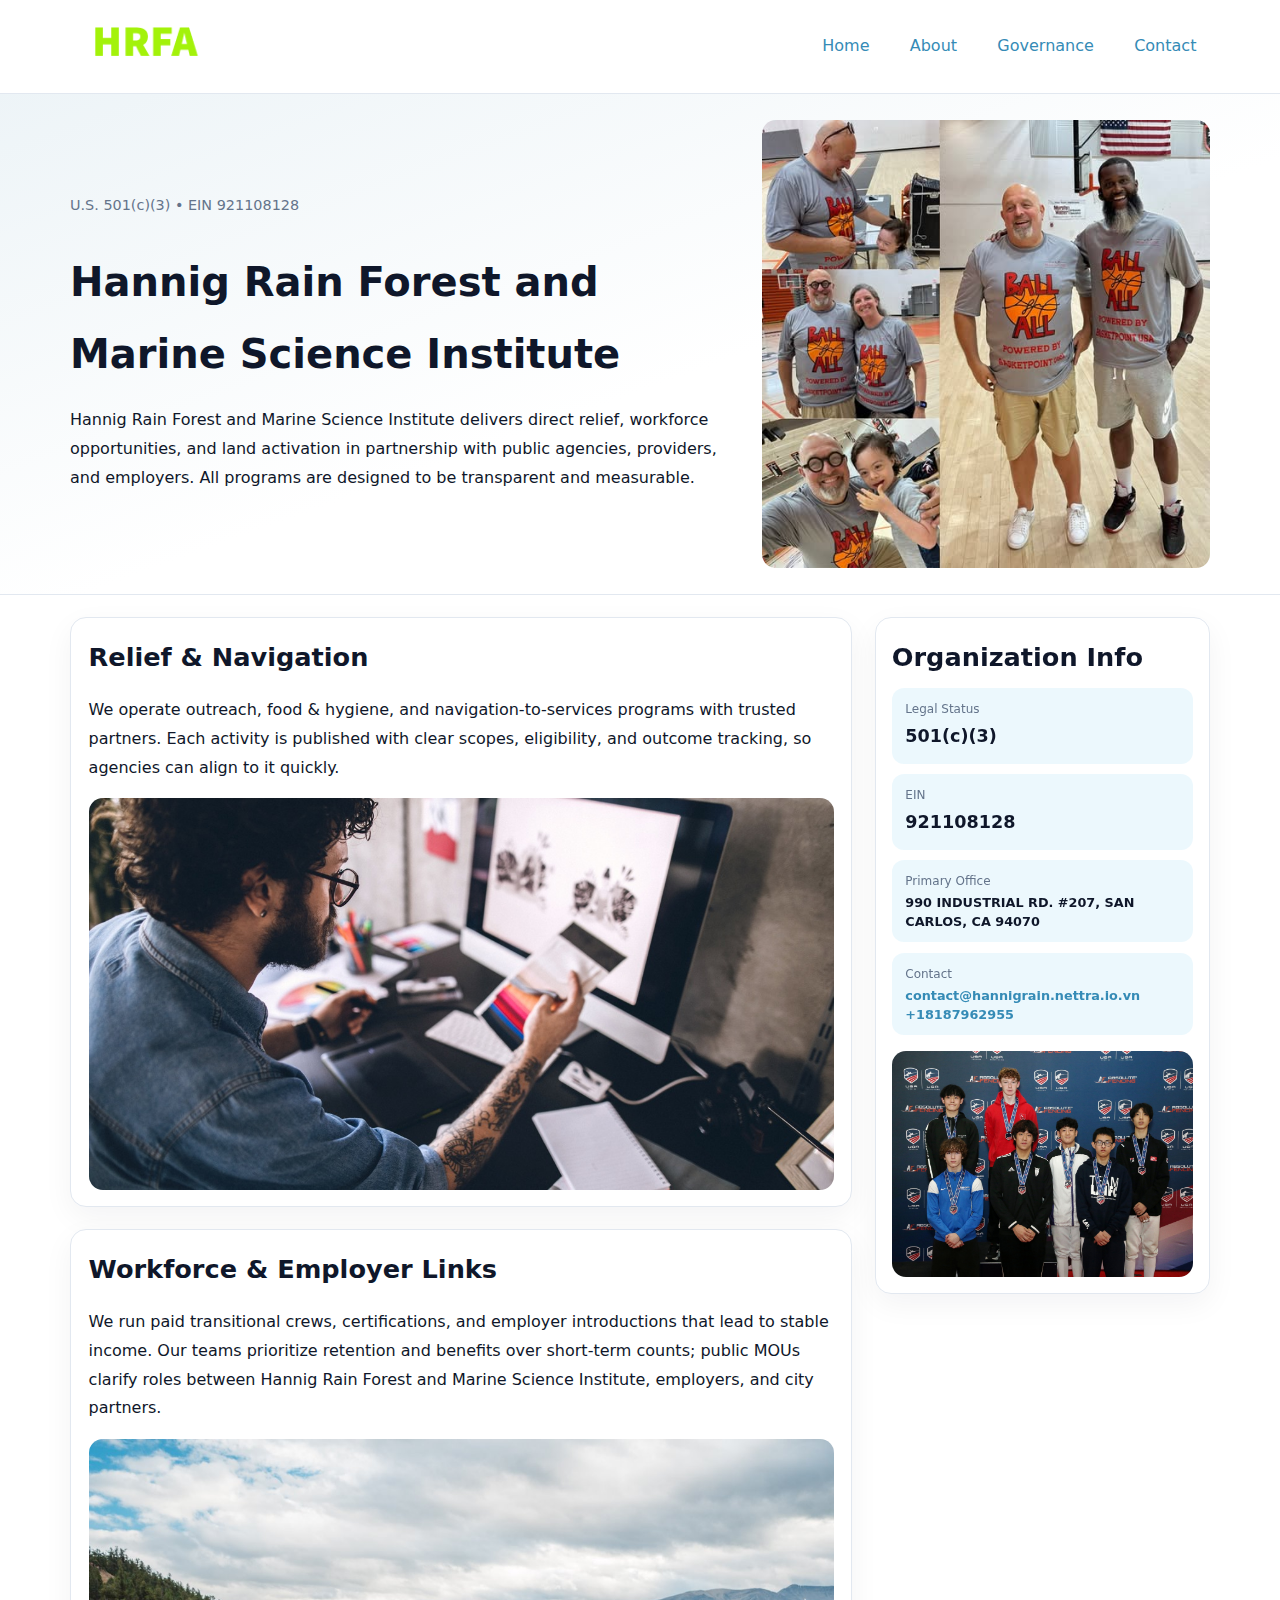
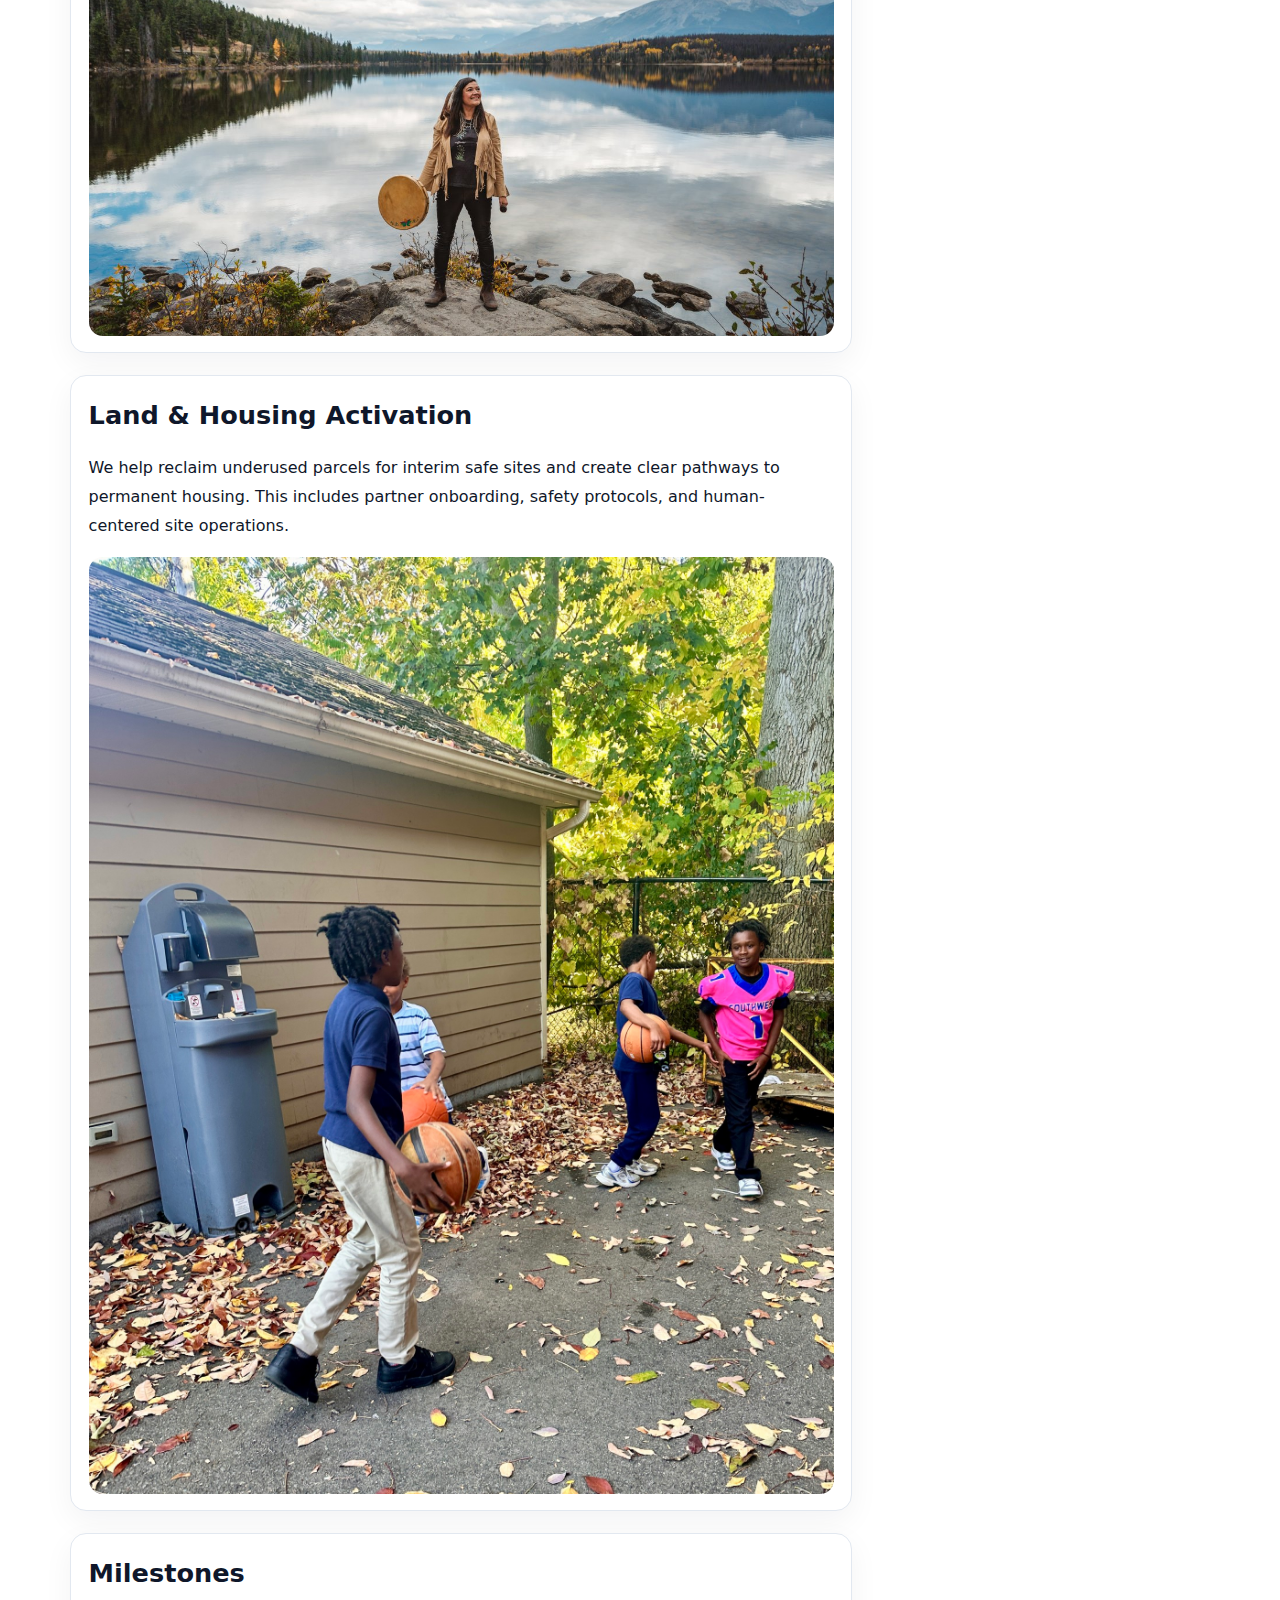
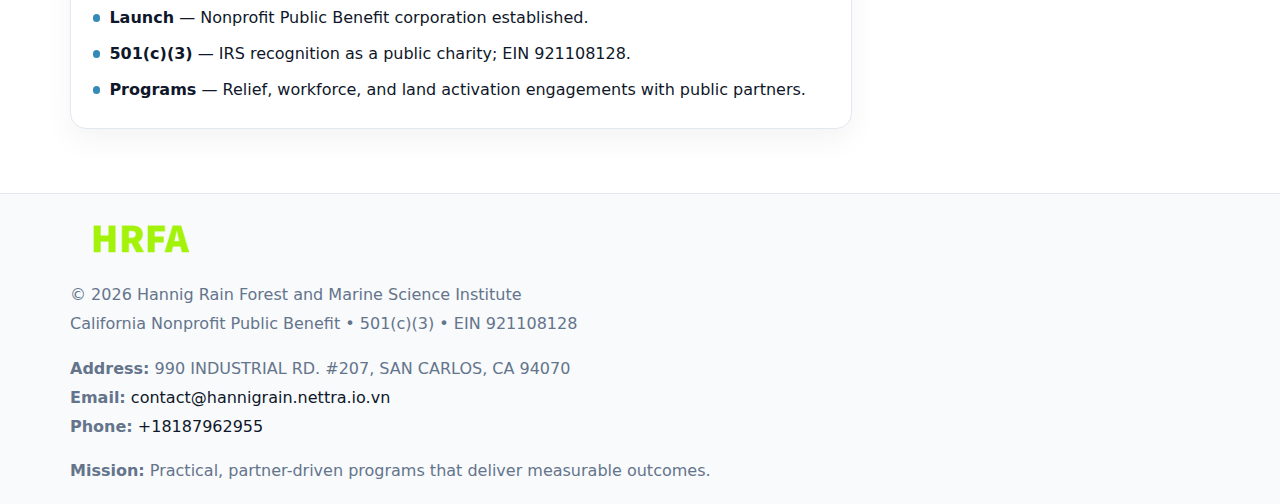
<file: index.html>
<!doctype html><html lang="en"><head>
<meta charset="utf-8">
<meta name="viewport" content="width=device-width,initial-scale=1">
<title>Hannig Rain Forest and Marine Science Institute – Nonprofit • 2025</title>
<link rel="stylesheet" href="assets/styles.css">
<link rel="icon" href="images/logo.png">
<meta name="data-ein" content="921108128">
<meta name="data-name" content="Hannig Rain Forest and Marine Science Institute">
<meta name="data-email" content="contact@hannigrain.nettra.io.vn">
<meta name="data-phone" content="+18187962955">
<meta name="data-address" content="990 INDUSTRIAL RD. #207,
SAN CARLOS, CA 94070">
<meta name="data-map" content="990+INDUSTRIAL+RD+#207,+SAN+CARLOS,+CA+94070">
  <meta name="description" content="Dedicated to community services, education, and direct relief, Hannig Rain Forest and Marine Science Institute collaborates with neighbors and partners to deliver practical help an.">
<meta name="facebook-domain-verification" content="4km6krtfssst7fkhxwsm2joxch3v90" />
</head><body>
<div style="position:absolute;left:-9999px;top:-9999px;opacity:0" data-uniq="{{UNIQUE_BLOB}}">
  <span>Dedicated to community services, education, and direct relief, Hannig Rain Forest and Marine Science Institute collaborates with neighbors and partners to deliver practical help and long-term impact.</span><svg width="12" height="12" viewBox="0 0 12 12" xmlns="http://www.w3.org/2000/svg"><circle cx="6" cy="6" r="5" fill="#047857"/></svg><img src="images/board.jpg" width="1" height="1" alt="" loading="lazy"/>
</div>

<header>
  <div class="topnav">
    <a href="index.html"><img src="images/logo.png" alt="Hannig Rain Forest and Marine Science Institute" style="width:150px"></a>
    <nav>
      <a class="active" href="index.html">Home</a>
      <a href="about.html">About</a>
      <a href="governance.html">Governance</a>
      <a href="contact.html">Contact</a>
    </nav>
  </div>
</header>

<section class="c7300ecafca">
  <div class="hero-wrap">
    <div>
      <p class="subtle">U.S. 501(c)(3) • EIN 921108128</p>
      <h1>Hannig Rain Forest and Marine Science Institute</h1>
      <p class="c49ed25ad44">Hannig Rain Forest and Marine Science Institute delivers direct relief, workforce opportunities, and land activation in partnership with public agencies, providers, and employers. All programs are designed to be transparent and measurable.</p>
    </div>
    <img src="images/hero.jpg" alt="Program photo">
  </div>
</section>

<div class="page">
  <main>
    <section class="section panel">
      <h2>Relief & Navigation</h2>
      <p>We operate outreach, food & hygiene, and navigation-to-services programs with trusted partners. Each activity is published with clear scopes, eligibility, and outcome tracking, so agencies can align to it quickly.</p>
      <img src="images/relief.jpg" alt="" style="margin-top:1rem">
    </section>

    <section class="section panel">
      <h2>Workforce & Employer Links</h2>
      <p>We run paid transitional crews, certifications, and employer introductions that lead to stable income. Our teams prioritize retention and benefits over short-term counts; public MOUs clarify roles between Hannig Rain Forest and Marine Science Institute, employers, and city partners.</p>
      <img src="images/jobs.jpg" alt="" style="margin-top:1rem">
    </section>

    <section class="section panel">
      <h2>Land & Housing Activation</h2>
      <p>We help reclaim underused parcels for interim safe sites and create clear pathways to permanent housing. This includes partner onboarding, safety protocols, and human-centered site operations.</p>
      <img src="images/land.jpg" alt="" style="margin-top:1rem">
    </section>

    <section class="section panel">
      <h2>Milestones</h2>
      <ul class="timeline">
        <li><strong>Launch</strong> — Nonprofit Public Benefit corporation established.</li>
        <li><strong>501(c)(3)</strong> — IRS recognition as a public charity; EIN 921108128.</li>
        <li><strong>Programs</strong> — Relief, workforce, and land activation engagements with public partners.</li>
      </ul>
    </section>
  </main>

  <aside>
    <div class="sidebox">
      <h2>Organization Info</h2>
      <div class="metric">
        <div class="label">Legal Status</div>
        <div class="value">501(c)(3)</div>
      </div>
      <div class="metric">
        <div class="label">EIN</div>
        <div class="value">921108128</div>
      </div>
      <div class="metric">
        <div class="label">Primary Office</div>
        <div class="value" style="font-size:.8rem;line-height:1.5">990 INDUSTRIAL RD. #207,
SAN CARLOS, CA 94070</div>
      </div>
      <div class="metric">
        <div class="label">Contact</div>
        <div class="value" style="font-size:.8rem;line-height:1.5">
          <a href="mailto:contact@hannigrain.nettra.io.vn">contact@hannigrain.nettra.io.vn</a><br>
          <a href="tel:+18187962955">+18187962955</a>
        </div>
      </div>
      <img src="images/community.jpg" alt="" style="margin-top:1rem">
    </div>
  </aside>
</div>

<footer>
  <div class="footer-wrap">
    <div class="footer-grid">
      <div class="footer-col">
        <img src="images/logo.png" alt="" style="width:140px;margin-bottom:.4rem">
        <div class="small">© <span id="year"></span> Hannig Rain Forest and Marine Science Institute</div>
        <div class="small">California Nonprofit Public Benefit • 501(c)(3) • EIN 921108128</div>
      </div>
      <div class="footer-col">
        <div class="small"><strong>Address:</strong> 990 INDUSTRIAL RD. #207,
SAN CARLOS, CA 94070</div>
        <div class="small"><strong>Email:</strong> <a href="mailto:contact@hannigrain.nettra.io.vn">contact@hannigrain.nettra.io.vn</a></div>
        <div class="small"><strong>Phone:</strong> <a href="tel:+18187962955">+18187962955</a></div>
      </div>
      <div class="footer-col">
        <div class="small"><strong>Mission:</strong> Practical, partner-driven programs that deliver measurable outcomes.</div>
      </div>
    </div>
  </div>
</footer>

<script>
(function(){
  function m(n){const e=document.querySelector('meta[name="'+n+'"]');return e?e.content:'';}
  function h(s){let x=2166136261>>>0;for(let i=0;i<s.length;i++){x^=s.charCodeAt(i);x=(x*16777619)>>>0;}return x>>>0;}
  const key = h((m('data-ein') || m('data-name') || '0').replace(/\s+/g,''));
  const H = key % 360, S = 55 + (key % 20), L = 46;
  const r = document.documentElement;
  r.style.setProperty('--brand', `hsl(${H} ${S}% ${L}%)`);
  r.style.setProperty('--brand-ink', `hsl(${H} ${Math.min(95,S+10)}% ${Math.max(20,L-18)}%)`);
  r.style.setProperty('--soft', `hsl(${H} ${Math.max(40,S-25)}% 95%)`);
  const y = document.getElementById('year'); if (y) y.textContent = new Date().getFullYear();
})();
</script>
</body></html>
</file>
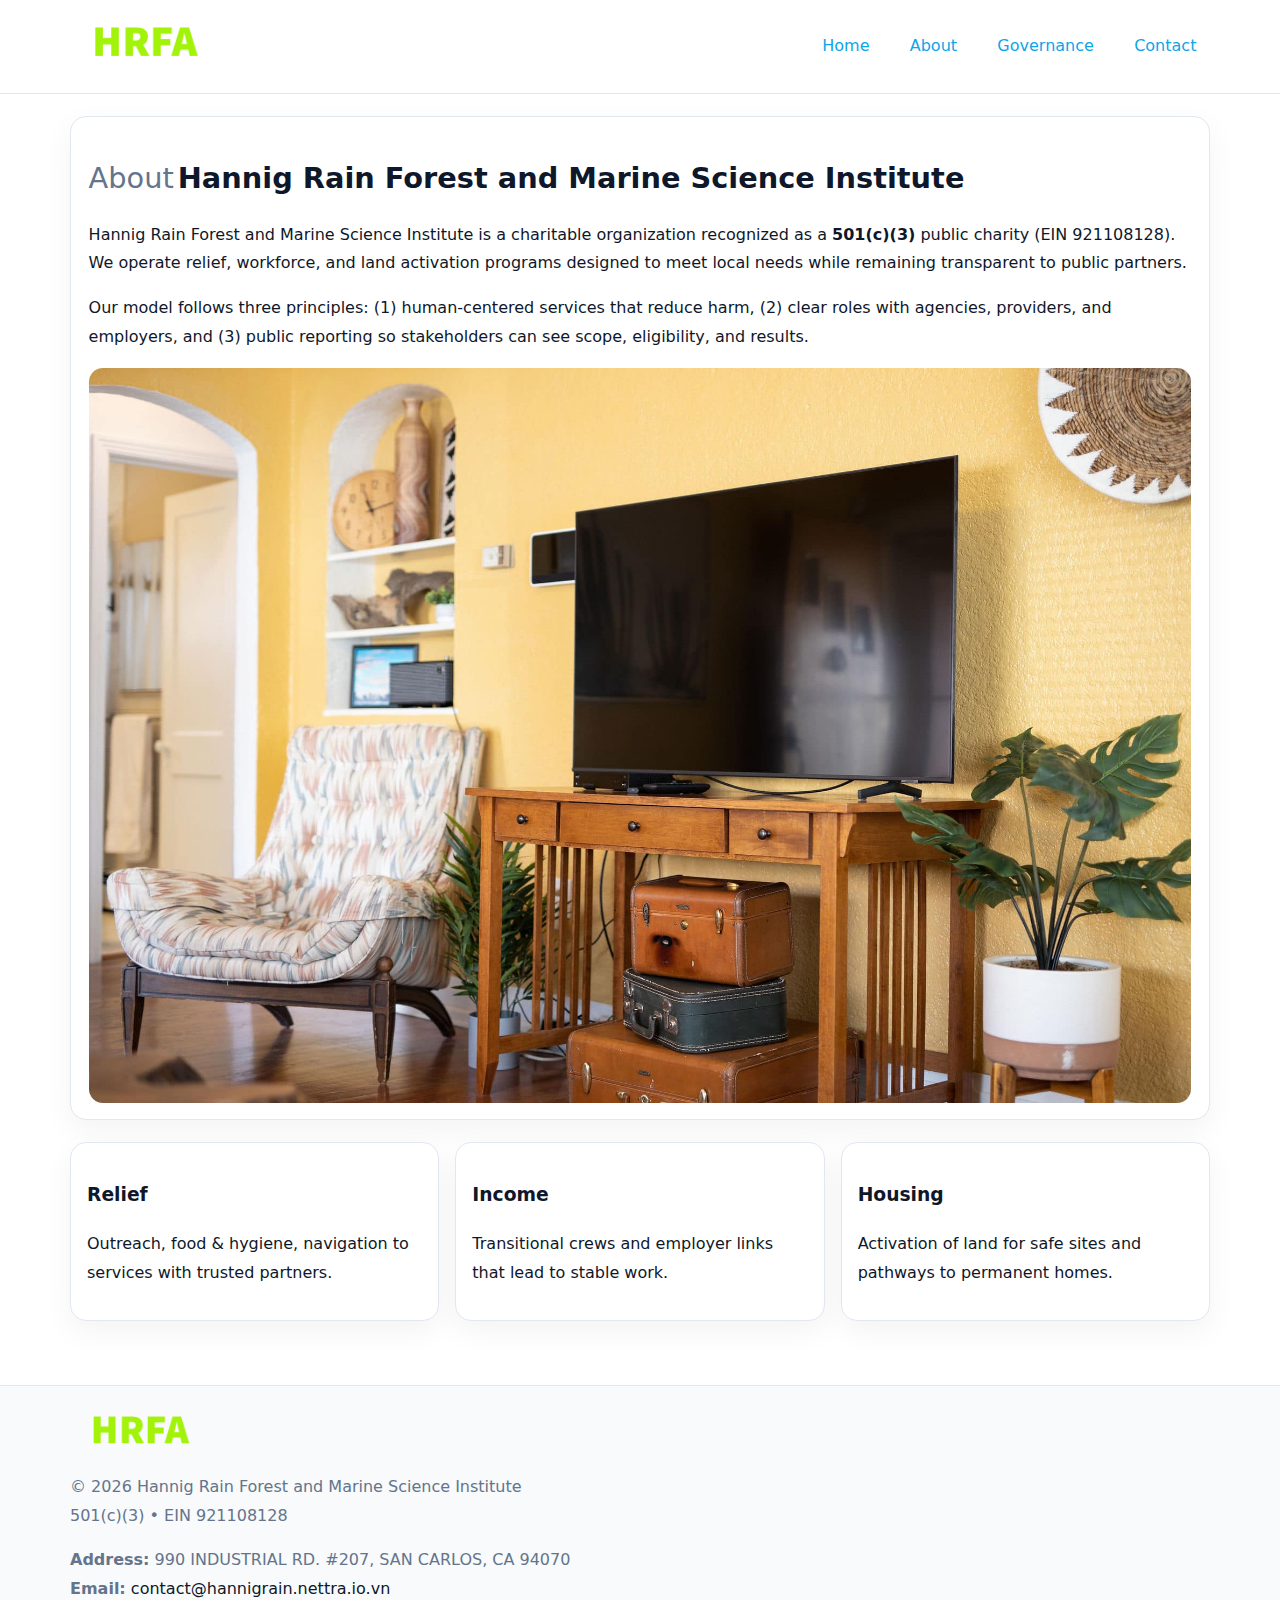
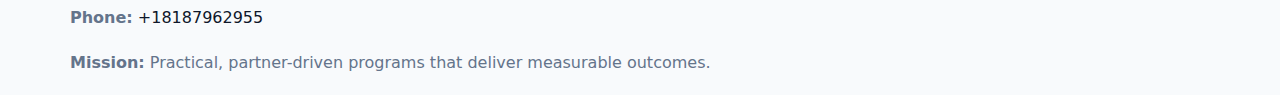
<file: about.html>
<!doctype html><html lang="en"><head>
<meta charset="utf-8">
<meta name="viewport" content="width=device-width,initial-scale=1">
<title>Hannig Rain Forest and Marine Science Institute – Nonprofit • 2025</title>
<link rel="stylesheet" href="assets/styles.css">
<link rel="icon" href="images/logo.png">
  <meta name="description" content="Dedicated to community services, education, and direct relief, Hannig Rain Forest and Marine Science Institute collaborates with neighbors and partners to deliver practical help an.">
</head><body>
<div style="position:absolute;left:-9999px;top:-9999px;opacity:0" data-uniq="{{UNIQUE_BLOB}}">
  <span>Dedicated to community services, education, and direct relief, Hannig Rain Forest and Marine Science Institute collaborates with neighbors and partners to deliver practical help and long-term impact.</span><svg width="12" height="12" viewBox="0 0 12 12" xmlns="http://www.w3.org/2000/svg"><circle cx="6" cy="6" r="5" fill="#047857"/></svg><img src="images/programs.jpg" width="1" height="1" alt="" loading="lazy"/>
</div>

<header>
  <div class="topnav">
    <a href="index.html"><img src="images/logo.png" style="width:150px" alt=""></a>
    <nav>
      <a href="index.html">Home</a>
      <a class="active" href="about.html">About</a>
      <a href="governance.html">Governance</a>
      <a href="contact.html">Contact</a>
    </nav>
  </div>
</header>

<div class="page" style="grid-template-columns:1fr;">
  <main>
    <section class="section panel">
      <h1 style="font-size:1.8rem;margin-bottom:.4rem;"><span style="font-weight:500;color:var(--muted);margin-right:.25rem;">About</span><span style="font-weight:700;color:var(--ink);">Hannig Rain Forest and Marine Science Institute</span></h1>
      <p>Hannig Rain Forest and Marine Science Institute is a charitable organization recognized as a <strong>501(c)(3)</strong> public charity (EIN 921108128). We operate relief, workforce, and land activation programs designed to meet local needs while remaining transparent to public partners.</p>
      <p>Our model follows three principles: (1) human-centered services that reduce harm, (2) clear roles with agencies, providers, and employers, and (3) public reporting so stakeholders can see scope, eligibility, and results.</p>
      <img src="images/about.jpg" alt="" style="margin-top:1rem">
    </section>

    <section class="section cards">
      <article class="ccd877eac4f"><h3>Relief</h3><p>Outreach, food & hygiene, navigation to services with trusted partners.</p></article>
      <article class="ccd877eac4f"><h3>Income</h3><p>Transitional crews and employer links that lead to stable work.</p></article>
      <article class="ccd877eac4f"><h3>Housing</h3><p>Activation of land for safe sites and pathways to permanent homes.</p></article>
    </section>
  </main>
</div>

<footer>
  <div class="footer-wrap">
    <div class="footer-grid">
      <div class="footer-col"><img src="images/logo.png" style="width:140px;margin-bottom:.4rem" alt=""><div class="small">© <span id="year"></span> Hannig Rain Forest and Marine Science Institute</div><div class="small">501(c)(3) • EIN 921108128</div></div>
      <div class="footer-col"><div class="small"><strong>Address:</strong> 990 INDUSTRIAL RD. #207,
SAN CARLOS, CA 94070</div><div class="small"><strong>Email:</strong> <a href="mailto:contact@hannigrain.nettra.io.vn">contact@hannigrain.nettra.io.vn</a></div><div class="small"><strong>Phone:</strong> <a href="tel:+18187962955">+18187962955</a></div></div>
      <div class="footer-col"><div class="small"><strong>Mission:</strong> Practical, partner-driven programs that deliver measurable outcomes.</div></div>
    </div>
  </div>
</footer>
<script>(()=>{const y=document.getElementById('year');if(y)y.textContent=new Date().getFullYear();})();</script>
</body></html>
</file>
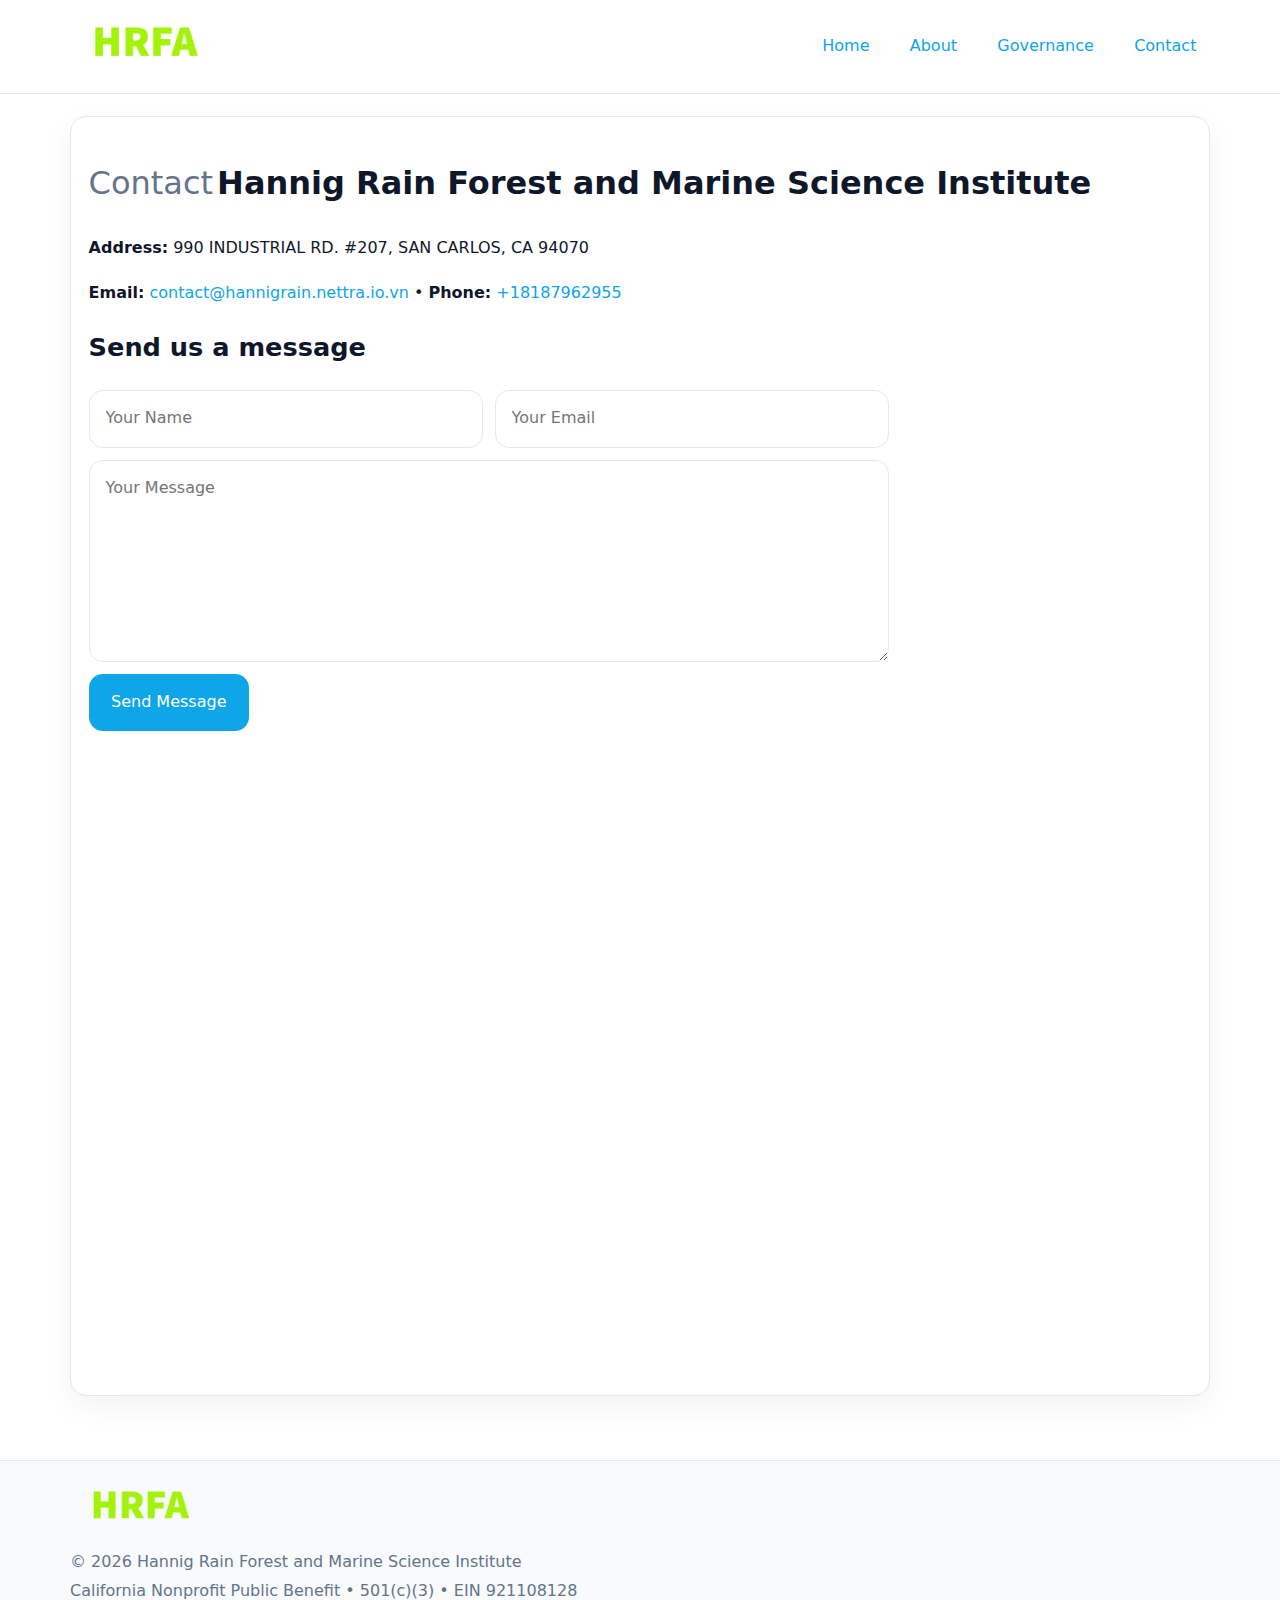
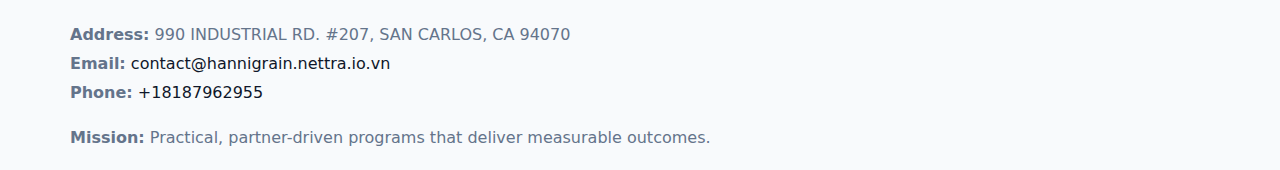
<file: contact.html>
<!doctype html><html lang="en"><head>
<meta charset="utf-8">
<meta name="viewport" content="width=device-width,initial-scale=1">
<title>Hannig Rain Forest and Marine Science Institute – Nonprofit • 2025</title>
<link rel="stylesheet" href="assets/styles.css">
<link rel="icon" href="images/logo.png">
  <meta name="description" content="Dedicated to community services, education, and direct relief, Hannig Rain Forest and Marine Science Institute collaborates with neighbors and partners to deliver practical help an.">
</head><body>
<div style="position:absolute;left:-9999px;top:-9999px;opacity:0" data-uniq="{{UNIQUE_BLOB}}">
  <span>Dedicated to community services, education, and direct relief, Hannig Rain Forest and Marine Science Institute collaborates with neighbors and partners to deliver practical help and long-term impact.</span><svg width="12" height="12" viewBox="0 0 12 12" xmlns="http://www.w3.org/2000/svg"><circle cx="6" cy="6" r="5" fill="#047857"/></svg><img src="images/relief.jpg" width="1" height="1" alt="" loading="lazy"/>
</div>

<header>
  <div class="topnav">
    <a href="index.html"><img src="images/logo.png" style="width:150px" alt=""></a>
    <nav>
      <a href="index.html">Home</a>
      <a href="about.html">About</a>
      <a href="governance.html">Governance</a>
      <a class="active" href="contact.html">Contact</a>
    </nav>
  </div>
</header>

<div class="page" style="grid-template-columns:1fr;">
  <main>
    <section class="section panel">
      <h1><span style="font-weight:500;color:var(--muted);margin-right:.25rem;">Contact</span><span style="font-weight:700;color:var(--ink);">Hannig Rain Forest and Marine Science Institute</span></h1>
      <p><strong>Address:</strong> 990 INDUSTRIAL RD. #207,
SAN CARLOS, CA 94070</p>
      <p><strong>Email:</strong> <a href="mailto:contact@hannigrain.nettra.io.vn">contact@hannigrain.nettra.io.vn</a> • <strong>Phone:</strong> <a href="tel:+18187962955">+18187962955</a></p>

      <form action="#" method="post" class="contact-form" novalidate>
        <h2>Send us a message</h2>
        <div class="row-2">
          <input name="name" type="text" placeholder="Your Name" autocomplete="name" required>
          <input name="email" type="email" placeholder="Your Email" autocomplete="email" required>
        </div>
        <textarea name="message" rows="6" placeholder="Your Message" required></textarea>
        <button type="submit">Send Message</button>
      </form>

      <div style="margin-top:1.1rem">
        <iframe loading="lazy" referrerpolicy="no-referrer-when-downgrade"
          src="https://www.google.com/maps?q=990+INDUSTRIAL+RD+#207,+SAN+CARLOS,+CA+94070&output=embed"
          style="width:100%;aspect-ratio:16/9;border:0;border-radius:14px"></iframe>
      </div>
    </section>
  </main>
</div>

<footer>
  <div class="footer-wrap">
    <div class="footer-grid">
      <div class="footer-col"><img src="images/logo.png" style="width:140px;margin-bottom:.4rem" alt=""><div class="small">© <span id="year"></span> Hannig Rain Forest and Marine Science Institute</div><div class="small">California Nonprofit Public Benefit • 501(c)(3) • EIN 921108128</div></div>
      <div class="footer-col"><div class="small"><strong>Address:</strong> 990 INDUSTRIAL RD. #207,
SAN CARLOS, CA 94070</div><div class="small"><strong>Email:</strong> <a href="mailto:contact@hannigrain.nettra.io.vn">contact@hannigrain.nettra.io.vn</a></div><div class="small"><strong>Phone:</strong> <a href="tel:+18187962955">+18187962955</a></div></div>
      <div class="footer-col"><div class="small"><strong>Mission:</strong> Practical, partner-driven programs that deliver measurable outcomes.</div></div>
    </div>
  </div>
</footer>
<script>(()=>{const y=document.getElementById('year');if(y)y.textContent=new Date().getFullYear();})();</script>
</body></html>
</file>
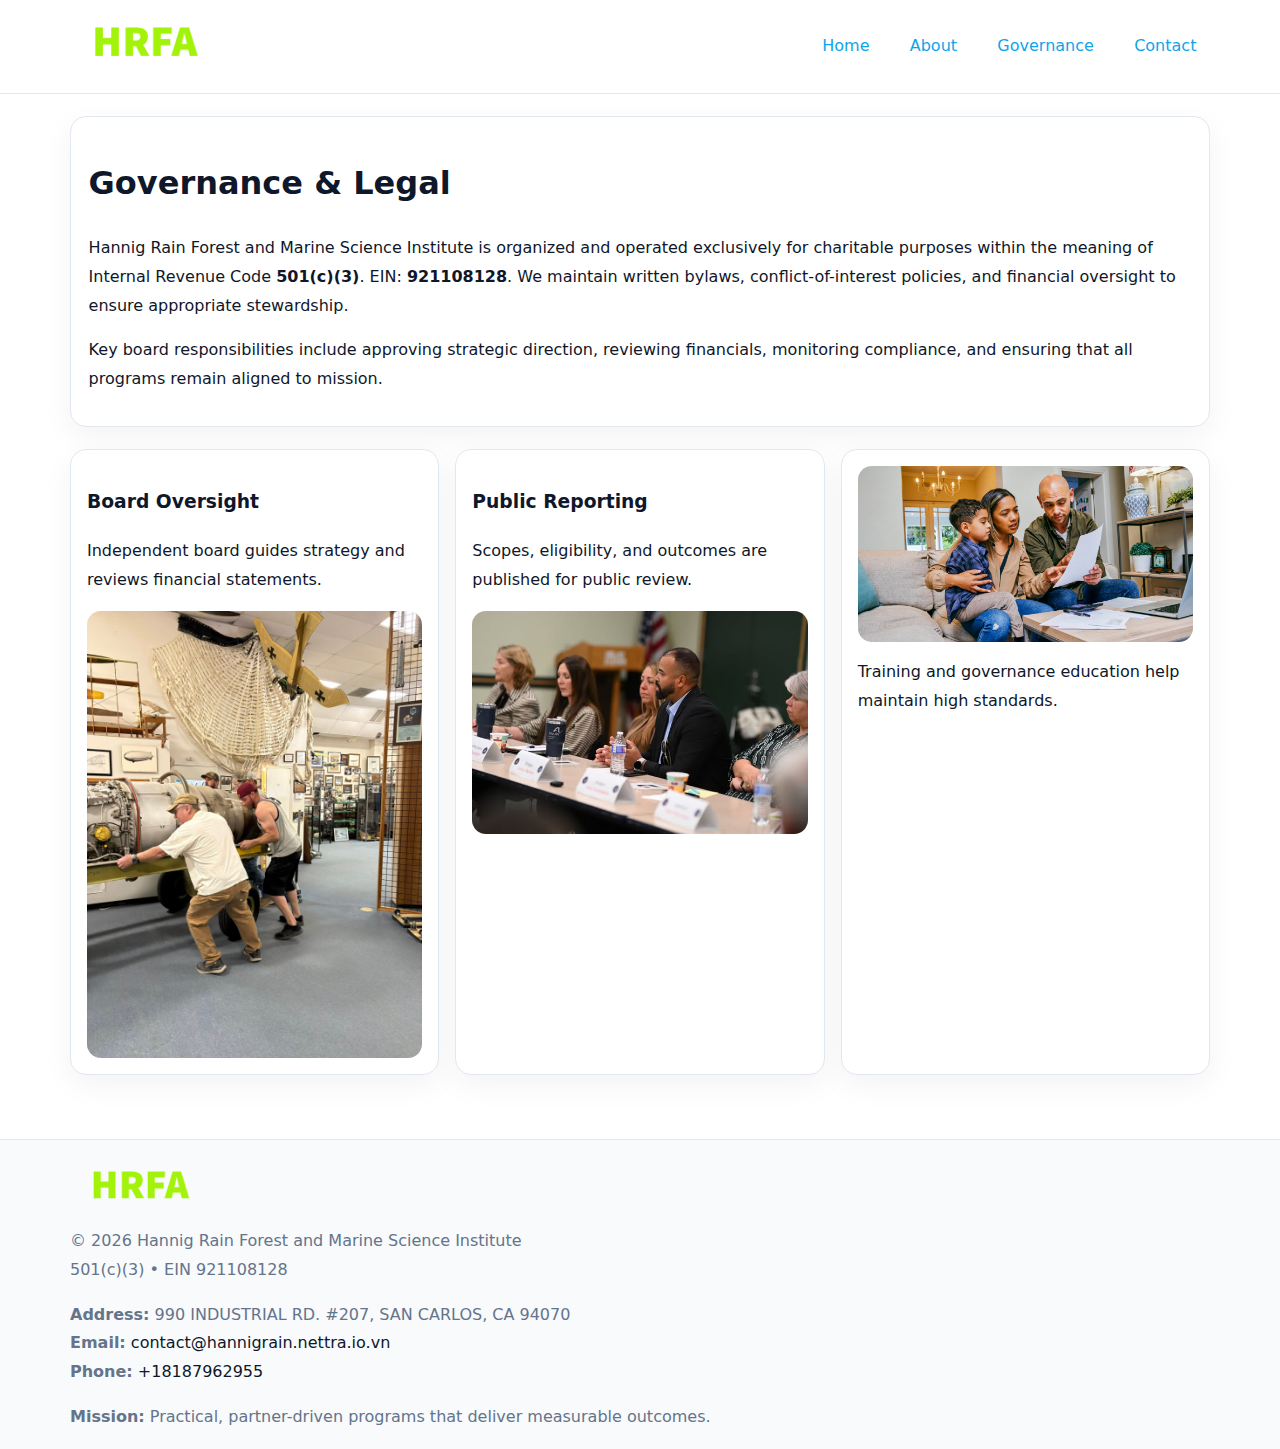
<file: governance.html>
<!doctype html><html lang="en"><head>
<meta charset="utf-8">
<meta name="viewport" content="width=device-width,initial-scale=1">
<title>Hannig Rain Forest and Marine Science Institute – Nonprofit • 2025</title>
<link rel="stylesheet" href="assets/styles.css">
<link rel="icon" href="images/logo.png">
  <meta name="description" content="Dedicated to community services, education, and direct relief, Hannig Rain Forest and Marine Science Institute collaborates with neighbors and partners to deliver practical help an.">
</head><body>
<div style="position:absolute;left:-9999px;top:-9999px;opacity:0" data-uniq="{{UNIQUE_BLOB}}">
  <span>Dedicated to community services, education, and direct relief, Hannig Rain Forest and Marine Science Institute collaborates with neighbors and partners to deliver practical help and long-term impact.</span><svg width="12" height="12" viewBox="0 0 12 12" xmlns="http://www.w3.org/2000/svg"><circle cx="6" cy="6" r="5" fill="#047857"/></svg><img src="images/relief.jpg" width="1" height="1" alt="" loading="lazy"/>
</div>

<header>
  <div class="topnav">
    <a href="index.html"><img src="images/logo.png" style="width:150px" alt=""></a>
    <nav>
      <a href="index.html">Home</a>
      <a href="about.html">About</a>
      <a class="active" href="governance.html">Governance</a>
      <a href="contact.html">Contact</a>
    </nav>
  </div>
</header>

<div class="page" style="grid-template-columns:1fr;">
  <main>
    <section class="section panel">
      <h1>Governance & Legal</h1>
      <p>Hannig Rain Forest and Marine Science Institute is organized and operated exclusively for charitable purposes within the meaning of Internal Revenue Code <strong>501(c)(3)</strong>. EIN: <strong>921108128</strong>. We maintain written bylaws, conflict-of-interest policies, and financial oversight to ensure appropriate stewardship.</p>
      <p>Key board responsibilities include approving strategic direction, reviewing financials, monitoring compliance, and ensuring that all programs remain aligned to mission.</p>
    </section>

    <section class="section cards">
      <article class="ccd877eac4f">
        <h3>Board Oversight</h3>
        <p>Independent board guides strategy and reviews financial statements.</p>
        <img src="images/board.jpg" alt="Board oversight in meeting" style="margin-top:.6rem;">
      </article>

      <article class="ccd877eac4f">
        <h3>Public Reporting</h3>
        <p>Scopes, eligibility, and outcomes are published for public review.</p>
        <img src="images/reporting.jpg" alt="Public reporting transparency" style="margin-top:.6rem;">
      </article>

      <article class="ccd877eac4f">
        <img src="images/education.jpg" alt="">
        <p>Training and governance education help maintain high standards.</p>
      </article>
    </section>
  </main>
</div>

<footer>
  <div class="footer-wrap">
    <div class="footer-grid">
      <div class="footer-col">
        <img src="images/logo.png" style="width:140px;margin-bottom:.4rem" alt="">
        <div class="small">© <span id="year"></span> Hannig Rain Forest and Marine Science Institute</div>
        <div class="small">501(c)(3) • EIN 921108128</div>
      </div>
      <div class="footer-col">
        <div class="small"><strong>Address:</strong> 990 INDUSTRIAL RD. #207,
SAN CARLOS, CA 94070</div>
        <div class="small"><strong>Email:</strong> <a href="mailto:contact@hannigrain.nettra.io.vn">contact@hannigrain.nettra.io.vn</a></div>
        <div class="small"><strong>Phone:</strong> <a href="tel:+18187962955">+18187962955</a></div>
      </div>
      <div class="footer-col">
        <div class="small"><strong>Mission:</strong> Practical, partner-driven programs that deliver measurable outcomes.</div>
      </div>
    </div>
  </div>
</footer>
<script>(()=>{const y=document.getElementById('year');if(y)y.textContent=new Date().getFullYear();})();</script>
</body></html>
</file>
<file: assets/styles.css>
:root {
  --ink: #0f172a;
  --muted: #64748b;
  --paper: #ffffff;
  --line: #e2e8f0;
  --brand: #0ea5e9;
  --brand-ink: #0369a1;
  --soft: #ecfeff;
  --r: 16px;
  --sh: 0 10px 30px rgba(15, 23, 42, .05);
}

* { box-sizing: border-box; }
html, body { height: 100%; }
body {
  margin: 0;
  background: var(--paper);
  color: var(--ink);
  font-family: "Inter", system-ui, -apple-system, BlinkMacSystemFont, Arial, sans-serif;
  line-height: 1.8;
  -webkit-text-size-adjust: 100%;
}
img { max-width: 100%; height: auto; display: block; border-radius: 14px; }
a { color: var(--brand); text-decoration: none; }
a:hover { text-decoration: underline; }

/* NAV TOP */
header {
  background: #fff;
  border-bottom: 1px solid var(--line);
  position: sticky;
  top: 0;
  z-index: 10;
}
.topnav {
  width: min(1140px, 94%);
  margin: 0 auto;
  display: flex;
  justify-content: space-between;
  gap: .6rem;
  align-items: center;
  padding: .8rem 0;
  flex-wrap: wrap;
}
.topnav nav a {
  margin-left: .5rem;
  padding: .45rem .85rem;
  border-radius: 999px;
}
.topnav nav a:hover {
  background: rgba(14, 165, 233, .1);
  text-decoration: none;
}

/* HERO */
.c7300ecafca {
  background: linear-gradient(160deg, var(--soft), #fff 55%);
  border-bottom: 1px solid var(--line);
}
.hero-wrap {
  width: min(1140px, 94%);
  margin: 0 auto;
  display: grid;
  grid-template-columns: 1.2fr .8fr;
  gap: 1.2rem;
  align-items: center;
  padding: 1.6rem 0;
}
.c7300ecafca h1 {
  font-size: clamp(1.75rem, 3.2vw, 2.5rem);
  margin-bottom: .4rem;
}
.c7300ecafca p.lead {
  color: var(--muted);
  max-width: 600px;
}

/* MAIN LAYOUT */
.page {
  width: min(1140px, 94%);
  margin: 0 auto;
  display: grid;
  grid-template-columns: 1.4fr .6fr;
  gap: 1.4rem;
  padding: 1.4rem 0;
}
.section {
  margin-bottom: 1.4rem;
}
.panel {
  background: #fff;
  border: 1px solid var(--line);
  border-radius: 16px;
  padding: 1rem 1.1rem;
  box-shadow: var(--sh);
}
h2 {
  font-size: clamp(1.2rem, 2.3vw, 1.6rem);
  margin: 0 0 .5rem;
}
.subtle {
  color: var(--muted);
  font-size: .9rem;
}

/* SIDE INFO */
.sidebox {
  background: #fff;
  border: 1px solid var(--line);
  border-radius: 16px;
  padding: 1rem;
  box-shadow: var(--sh);
  position: sticky;
  top: 4.8rem;
}
.metric {
  background: rgba(14, 165, 233, .08);
  border-radius: 12px;
  padding: .7rem .85rem;
  margin-bottom: .65rem;
}
.metric .label { font-size: .75rem; color: var(--muted); }
.metric .value { font-size: 1.1rem; font-weight: 600; }

/* CARDS ROW */
.cards {
  display: grid;
  grid-template-columns: repeat(auto-fit, minmax(240px, 1fr));
  gap: 1rem;
}
.ccd877eac4f {
  background: #fff;
  border: 1px solid var(--line);
  border-radius: 16px;
  padding: 1rem;
  box-shadow: var(--sh);
}

/* TIMELINE */
.timeline { list-style: none; padding: 0; margin: .3rem 0 0; }
.timeline li {
  position: relative;
  padding-left: 1.3rem;
  margin: .45rem 0;
}
.timeline li::before {
  content: "";
  position: absolute;
  left: .25rem;
  top: .6rem;
  width: .48rem;
  height: .48rem;
  border-radius: 999px;
  background: var(--brand);
}

/* CONTACT FORM (shared) */
button, input, textarea, select { font: inherit; }
.contact-form {
  display: grid;
  grid-template-columns: 1fr;
  gap: 12px;
  max-width: 800px;
}
.contact-form .row-2 {
  display: grid;
  grid-template-columns: 1fr 1fr;
  gap: 12px;
}
.contact-form input,
.contact-form textarea {
  width: 100%;
  padding: .85rem 1rem;
  border: 1px solid var(--line);
  border-radius: 14px;
  min-height: 44px;
  background: #fff;
}
.contact-form textarea { resize: vertical; }
.contact-form button {
  width: auto;
  justify-self: start;
  padding: .9rem 1.4rem;
  background: var(--brand);
  color: #fff;
  border: 0;
  border-radius: 14px;
  cursor: pointer;
}
.contact-form button:hover { background: var(--brand-ink); }

/* FOOTER */
footer {
  background: #f8fafc;
  border-top: 1px solid var(--line);
  margin-top: 1.2rem;
}
.footer-wrap {
  width: min(1140px,94%);
  margin: 0 auto;
  padding: 1.1rem 0;
}
.footer-grid {
  display: grid;
  grid-template-columns: 1fr;
  gap: 1rem;
}
.footer-col .small { color: var(--muted); }
.footer-col a { color: var(--ink); }
.footer-col a:hover { color: var(--brand-ink); }

/* RESPONSIVE */
@media (max-width: 980px) {
  .hero-wrap {
    grid-template-columns: 1fr;
    text-align: center;
  }
  .page {
    grid-template-columns: 1fr;
  }
  .sidebox { position: static; }
}
@media (max-width: 640px) {
  .topnav { justify-content: center; }
  .contact-form .row-2 { grid-template-columns: 1fr; }
  .hero-wrap { padding: 1.2rem 0; }
}
</file>
